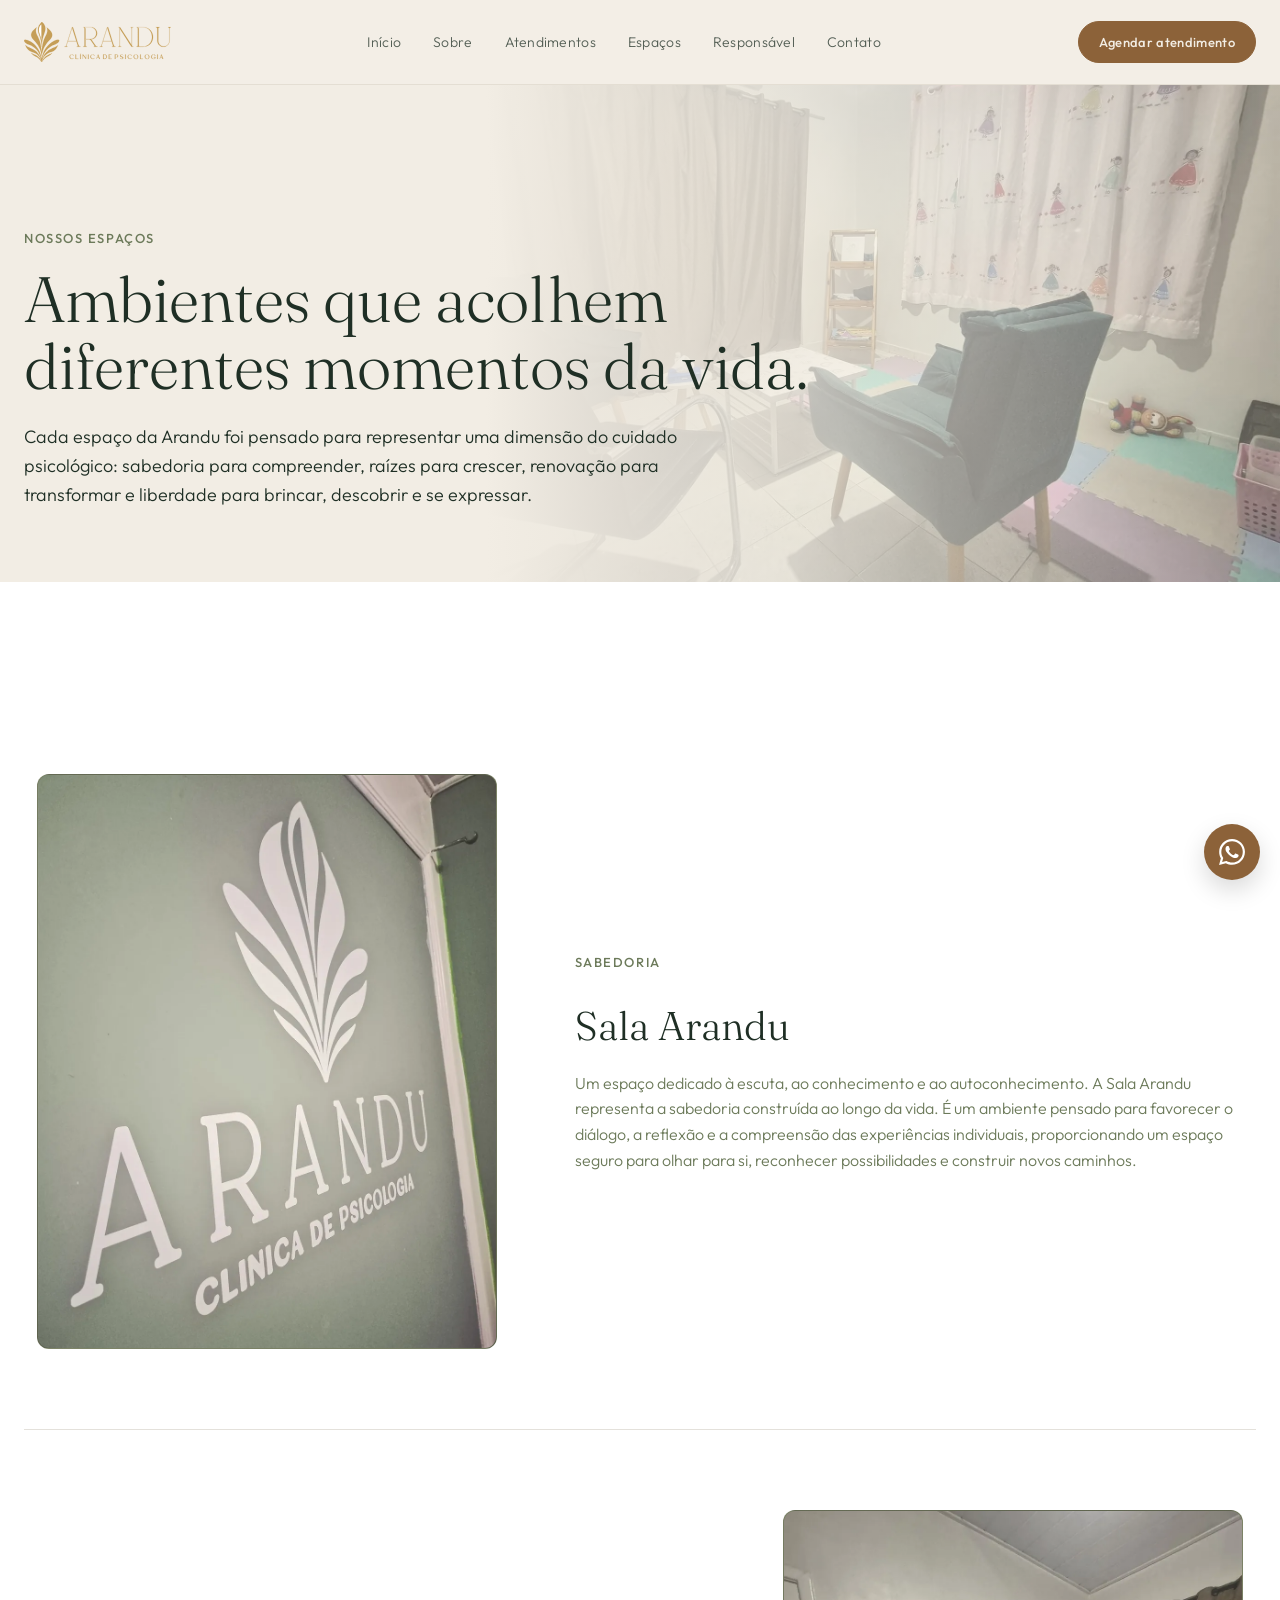
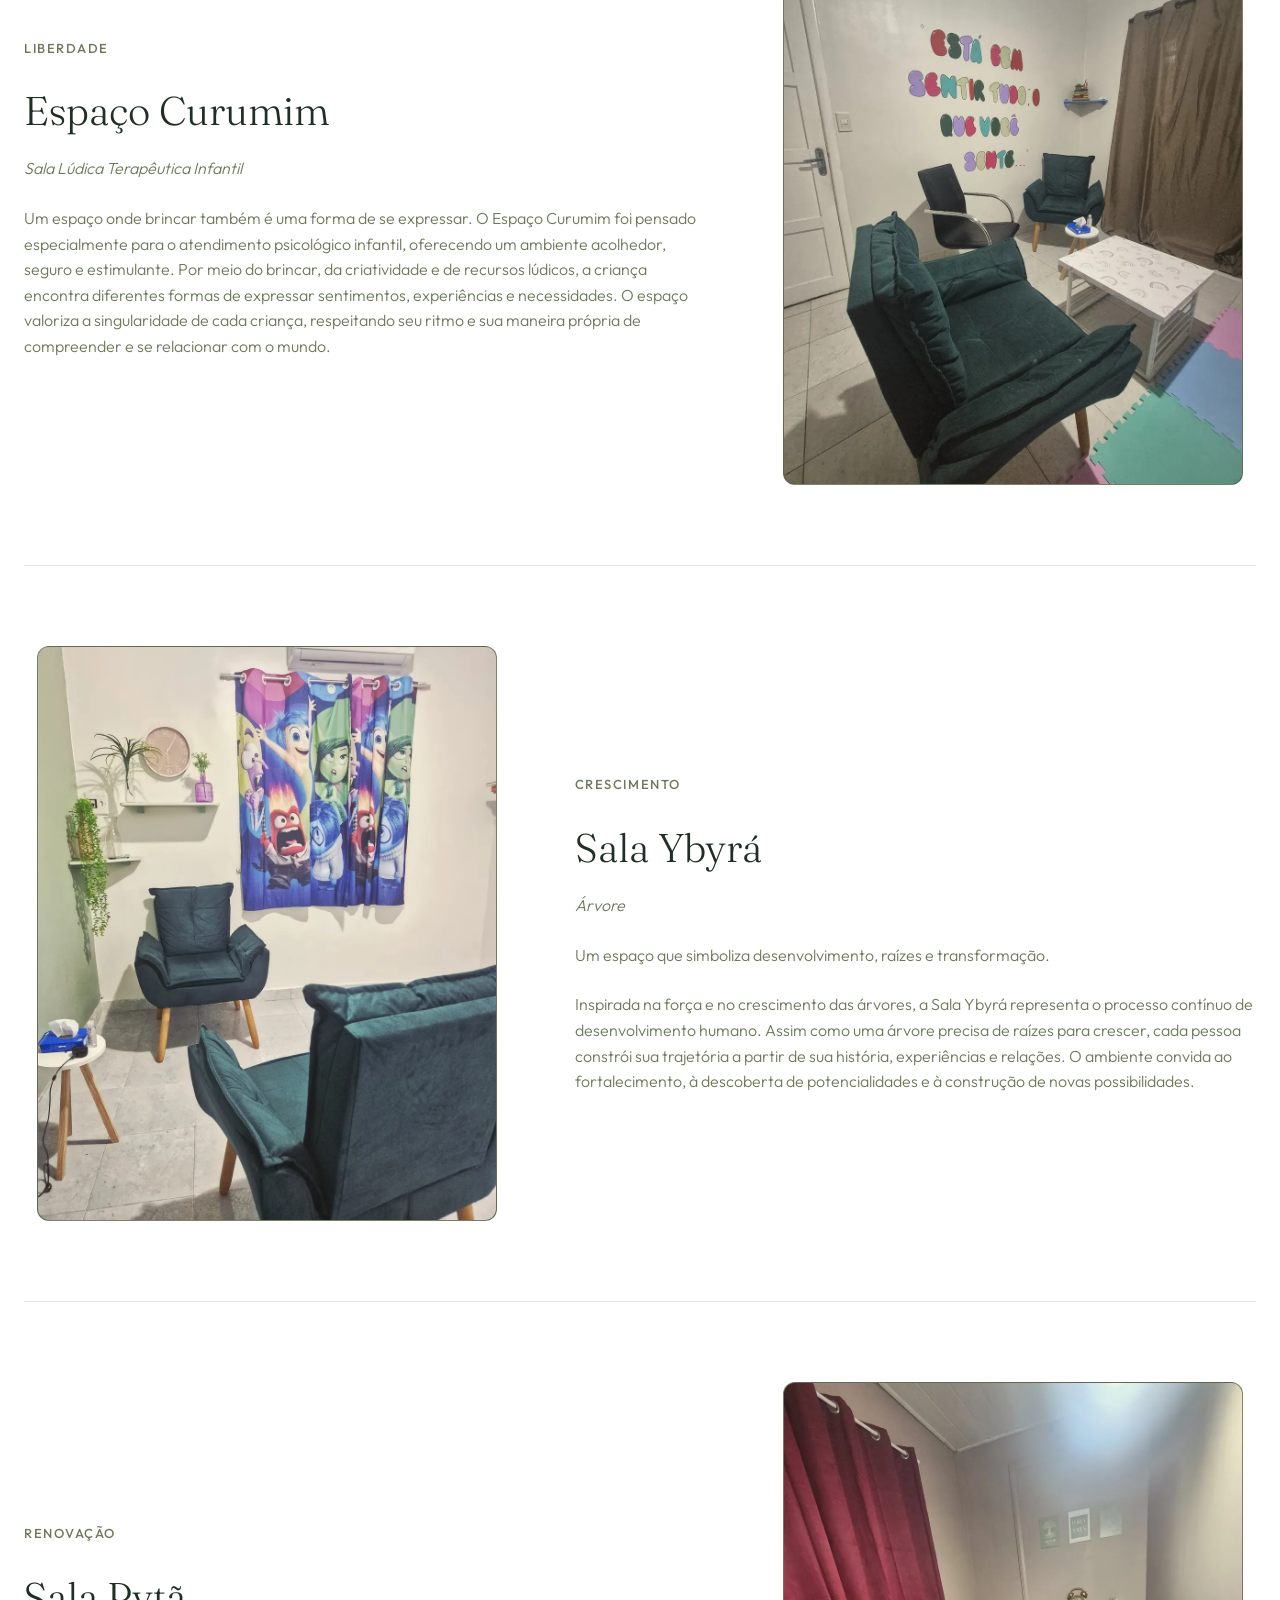
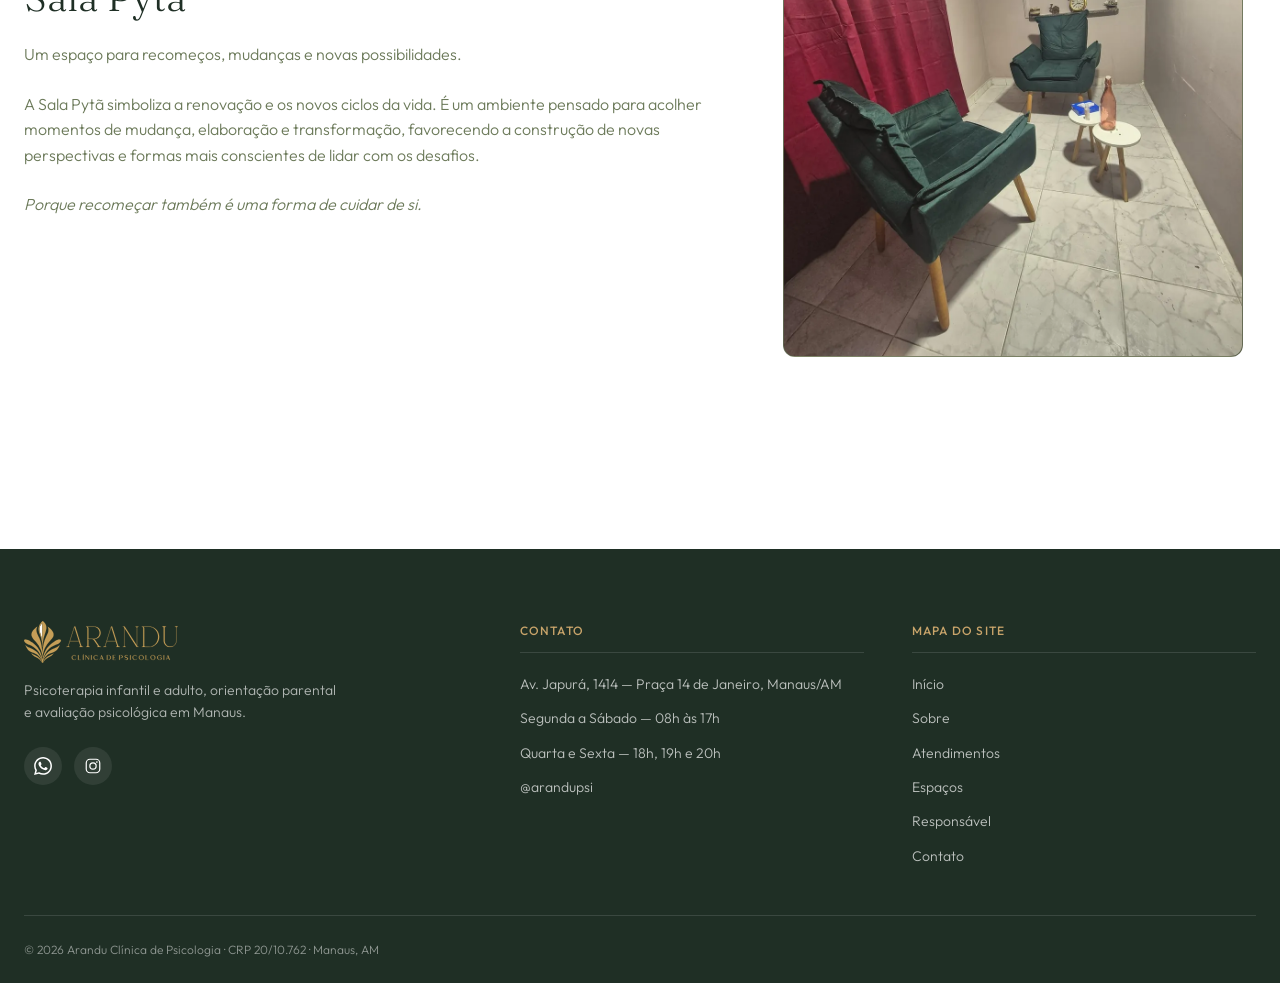
<file: espacos.html>
<!DOCTYPE html>
<html lang="pt-BR">
<head>
  <meta charset="UTF-8" />
  <meta name="viewport" content="width=device-width, initial-scale=1.0" />
  <meta name="description" content="Conheça os espaços da Arandu Clínica de Psicologia em Manaus: ambientes pensados para acolher crianças, adolescentes e adultos em diferentes momentos do cuidado psicológico." />
  <title>Nossos Espaços — Arandu Clínica de Psicologia</title>
  <link rel="preconnect" href="https://fonts.googleapis.com">
  <link rel="preconnect" href="https://fonts.gstatic.com" crossorigin>
  <link href="https://fonts.googleapis.com/css2?family=Fraunces:ital,wght@0,300;0,400;0,500;0,600;1,300;1,400&family=Outfit:wght@300;400;500;600;700&display=swap" rel="stylesheet">
  <link rel="stylesheet" href="style.css" />
</head>
<body>
  <header class="topbar">
    <div class="container nav-wrap">
      <a class="brand" href="index.html#inicio">
        <img class="brand-logo" src="assets/logo.svg" alt="Arandu Clínica de Psicologia" />
      </a>

      <button class="menu-toggle" aria-label="Abrir menu">☰</button>

      <nav class="nav">
        <a href="index.html#inicio">Início</a>
        <a href="index.html#sobre">Sobre</a>
        <a href="index.html#servicos">Atendimentos</a>
        <a href="espacos.html">Espaços</a>
        <a href="index.html#equipe">Responsável</a>
        <a href="index.html#contato">Contato</a>
      </nav>

      <a class="btn btn-small desktop-cta" href="index.html#contato">Agendar atendimento</a>
    </div>
  </header>

  <main>
    <section class="hero page-hero">
      <div class="container">
        <span class="eyebrow">Nossos espaços</span>
        <h1 class="hero-title">Ambientes que acolhem diferentes momentos da vida.</h1>
        <p class="hero-lead">
          Cada espaço da Arandu foi pensado para representar uma dimensão do cuidado
          psicológico: sabedoria para compreender, raízes para crescer, renovação para
          transformar e liberdade para brincar, descobrir e se expressar.
        </p>
      </div>
    </section>

    <section class="section">
      <div class="container">
        <div class="space-block" id="arandu">
          <figure class="space-visual">
            <img src="assets/espacos/arandu.webp" alt="Parede verde com o símbolo e o nome da Arandu Clínica de Psicologia" width="1000" height="1250" loading="lazy" decoding="async" />
          </figure>
          <div class="space-content">
            <span class="eyebrow">Sabedoria</span>
            <h2>Sala Arandu</h2>
            <p>
              Um espaço dedicado à escuta, ao conhecimento e ao autoconhecimento.
              A Sala Arandu representa a sabedoria construída ao longo da vida. É
              um ambiente pensado para favorecer o diálogo, a reflexão e a
              compreensão das experiências individuais, proporcionando um espaço
              seguro para olhar para si, reconhecer possibilidades e construir
              novos caminhos.
            </p>
          </div>
        </div>

        <div class="space-block reverse" id="curumim">
          <figure class="space-visual">
            <img src="assets/espacos/curumim.webp" alt="Espaço Curumim: sala lúdica infantil com tapete de EVA colorido, poltronas e a frase “Está tudo bem sentir tudo o que você sente” na parede" width="1000" height="1250" loading="lazy" decoding="async" />
          </figure>
          <div class="space-content">
            <span class="eyebrow">Liberdade</span>
            <h2>Espaço Curumim</h2>
            <p class="space-tag">Sala Lúdica Terapêutica Infantil</p>
            <p>
              Um espaço onde brincar também é uma forma de se expressar. O Espaço
              Curumim foi pensado especialmente para o atendimento psicológico
              infantil, oferecendo um ambiente acolhedor, seguro e estimulante.
              Por meio do brincar, da criatividade e de recursos lúdicos, a
              criança encontra diferentes formas de expressar sentimentos,
              experiências e necessidades. O espaço valoriza a singularidade de
              cada criança, respeitando seu ritmo e sua maneira própria de
              compreender e se relacionar com o mundo.
            </p>
          </div>
        </div>

        <div class="space-block" id="ybyra">
          <figure class="space-visual">
            <img src="assets/espacos/ybyra.webp" alt="Sala Ybyrá: parede verde, poltronas em veludo verde e plantas" width="1000" height="1250" loading="lazy" decoding="async" />
          </figure>
          <div class="space-content">
            <span class="eyebrow">Crescimento</span>
            <h2>Sala Ybyrá</h2>
            <p class="space-tag">Árvore</p>
            <p>
              Um espaço que simboliza desenvolvimento, raízes e transformação.
            </p>
            <p>
              Inspirada na força e no crescimento das árvores, a Sala Ybyrá
              representa o processo contínuo de desenvolvimento humano.
              Assim como uma árvore precisa de raízes para crescer, cada
              pessoa constrói sua trajetória a partir de sua história,
              experiências e relações. O ambiente convida ao
              fortalecimento, à descoberta de potencialidades e à
              construção de novas possibilidades.
            </p>
          </div>
        </div>

        <div class="space-block reverse" id="pyta">
          <figure class="space-visual">
            <img src="assets/espacos/pyta.webp" alt="Sala Pytã: cortina vermelha, poltronas em veludo verde e mesa de apoio" width="1000" height="1250" loading="lazy" decoding="async" />
          </figure>
          <div class="space-content">
            <span class="eyebrow">Renovação</span>
            <h2>Sala Pytã</h2>
            <p>
              Um espaço para recomeços, mudanças e novas possibilidades.
            </p>
            <p>
              A Sala Pytã simboliza a renovação e os novos ciclos da vida.
              É um ambiente pensado para acolher momentos de mudança,
              elaboração e transformação, favorecendo a construção de
              novas perspectivas e formas mais conscientes de lidar com
              os desafios.
            </p>
            <p class="space-tag">Porque recomeçar também é uma forma de cuidar de si.</p>
          </div>
        </div>
      </div>
    </section>
  </main>

  <a class="floating-whatsapp" href="https://wa.me/5592999999999" target="_blank" rel="noopener" aria-label="Falar pelo WhatsApp">
    <img src="assets/icon-whatsapp.svg" alt="" />
  </a>

  <footer>
    <div class="container footer-grid">
      <div class="footer-brand">
        <img class="footer-logo" src="assets/logo.svg" alt="Arandu Clínica de Psicologia" />
        <p class="footer-tagline">
          Psicoterapia infantil e adulto, orientação parental e avaliação
          psicológica em Manaus.
        </p>
        <div class="footer-social">
          <a href="https://wa.me/5592999999999" target="_blank" rel="noopener" aria-label="WhatsApp">
            <img src="assets/icon-whatsapp.svg" alt="" />
          </a>
          <a href="https://instagram.com/arandupsi" target="_blank" rel="noopener" aria-label="Instagram">
            <svg viewBox="0 0 24 24" fill="none" xmlns="http://www.w3.org/2000/svg">
              <rect x="3" y="3" width="18" height="18" rx="5" stroke="currentColor" stroke-width="1.6"/>
              <circle cx="12" cy="12" r="4.2" stroke="currentColor" stroke-width="1.6"/>
              <circle cx="17.2" cy="6.8" r="1.1" fill="currentColor"/>
            </svg>
          </a>
        </div>
      </div>

      <div class="footer-col">
        <h4>Contato</h4>
        <ul>
          <li>Av. Japurá, 1414 — Praça 14 de Janeiro, Manaus/AM</li>
          <li>Segunda a Sábado — 08h às 17h</li>
          <li>Quarta e Sexta — 18h, 19h e 20h</li>
          <li>@arandupsi</li>
        </ul>
      </div>

      <div class="footer-col">
        <h4>Mapa do site</h4>
        <ul>
          <li><a href="index.html#inicio">Início</a></li>
          <li><a href="index.html#sobre">Sobre</a></li>
          <li><a href="index.html#servicos">Atendimentos</a></li>
          <li><a href="espacos.html">Espaços</a></li>
          <li><a href="index.html#equipe">Responsável</a></li>
          <li><a href="index.html#contato">Contato</a></li>
        </ul>
      </div>
    </div>

    <div class="container footer-bottom">
      <p>© <span id="year"></span> Arandu Clínica de Psicologia · CRP 20/10.762 · Manaus, AM</p>
    </div>
  </footer>

  <script src="script.js"></script>
</body>
</html>
</file>
<file: style.css>
* {
  box-sizing: border-box;
  margin: 0;
  padding: 0;
}

:root {
  --cream: #f2ede4;
  --white: #ffffff;
  --ink: #1f2f25;
  --olive: #6c7a5a;
  --gold: #c8a46a;
  --brown: #8c6239;
  --muted: #a79b87;
  --border: rgba(167, 155, 135, .3);
  --border-soft: rgba(167, 155, 135, .2);
  --border-mid: rgba(167, 155, 135, .4);
  --font-serif: "Fraunces", serif;
  --font-sans: "Outfit", sans-serif;
}

html {
  scroll-behavior: smooth;
}

body {
  font-family: var(--font-sans);
  font-weight: 300;
  background: var(--white);
  color: var(--ink);
  line-height: 1.6;
}

a {
  color: inherit;
  text-decoration: none;
}

img {
  display: block;
  max-width: 100%;
}

.container {
  width: min(1320px, calc(100% - 48px));
  margin: 0 auto;
}

.topbar {
  position: sticky;
  top: 0;
  z-index: 50;
  background: rgba(242, 237, 228, .92);
  backdrop-filter: blur(14px);
  border-bottom: 1px solid var(--border-soft);
}

.nav-wrap {
  min-height: 84px;
  display: flex;
  align-items: center;
  justify-content: space-between;
  gap: 24px;
}

.brand-logo {
  height: 40px;
  width: auto;
}

.footer-logo {
  height: 46px;
  width: auto;
}

.nav {
  display: flex;
  gap: 32px;
  font-size: 14px;
  letter-spacing: .02em;
}

.nav a {
  color: var(--ink);
  opacity: .75;
  transition: .2s ease;
}

.nav a:hover {
  opacity: 1;
  color: var(--brown);
}

.menu-toggle {
  display: none;
  border: 0;
  background: transparent;
  font-size: 26px;
  cursor: pointer;
  color: var(--ink);
}

.btn {
  display: inline-flex;
  align-items: center;
  justify-content: center;
  gap: 10px;
  padding: 16px 28px;
  border-radius: 100px;
  background: var(--brown);
  color: var(--cream);
  font-family: var(--font-sans);
  font-weight: 500;
  font-size: 14px;
  letter-spacing: .025em;
  border: 1px solid var(--brown);
  transition: .2s ease;
}

.btn:hover {
  transform: translateY(-1px);
  background: #74502e;
}

.btn-small {
  padding: 10px 20px;
  font-size: 13px;
}

.btn-ghost {
  background: transparent;
  color: var(--ink);
  border-color: var(--border-mid);
}

.btn-ghost:hover {
  background: rgba(31, 47, 37, .04);
}

.btn-icon-img {
  width: 18px;
  height: 18px;
  filter: brightness(0) invert(1);
}

.hero {
  position: relative;
  isolation: isolate;
  padding: 160px 0 120px;
  background: var(--cream);
}

.hero::before,
.hero::after {
  content: "";
  position: absolute;
  inset: 0;
  z-index: -1;
}


.page-hero::before {
  left: 30%;
  background: url("assets/espacos/hero-espacos.webp") center 55% / cover no-repeat;
}

.hero::after {
  background: linear-gradient(90deg, var(--cream) 0%, var(--cream) 38%, rgba(242, 237, 228, .82) 58%, rgba(242, 237, 228, .25) 100%);
}

/* Header transparente na home; ganha fundo ao rolar */
.home .topbar {
  position: fixed;
  left: 0;
  right: 0;
  background: transparent;
  backdrop-filter: none;
  border-bottom-color: transparent;
  transition: background-color .3s ease, border-color .3s ease, backdrop-filter .3s ease;
}

.home .topbar.is-scrolled,
.home .topbar:has(.nav.open) {
  background: rgba(242, 237, 228, .92);
  backdrop-filter: blur(14px);
  border-bottom-color: var(--border-soft);
}

.home .hero {
  display: flex;
  align-items: flex-end;
  min-height: max(640px, 100svh);
  margin: 0;
  padding: 160px 0 88px;
  border-radius: 0;
  overflow: hidden;
  background: #2b3123;
}

#inicio::before {
  background: url("assets/espacos/hero-home.webp") 65% center / cover no-repeat;
  transform-origin: 65% 40%;
  animation: hero-bg-zoom 22s ease-in-out infinite alternate;
}

#inicio::after {
  background:
    linear-gradient(180deg, rgba(22, 27, 18, .55) 0%, rgba(22, 27, 18, 0) 22%),
    linear-gradient(20deg, rgba(22, 27, 18, .82) 0%, rgba(22, 27, 18, .55) 38%, rgba(22, 27, 18, .08) 70%);
}

.home .hero-copy {
  max-width: 1320px;
}

.home .hero .eyebrow {
  color: rgba(255, 255, 255, .8);
}

.home .hero-title {
  max-width: 760px;
  font-size: clamp(40px, 5.6vw, 80px);
  line-height: 1.02;
  color: #fff;
}

.home .hero-title .accent {
  color: #d9dfc9;
}

.home .hero-lead {
  max-width: 520px;
  color: rgba(255, 255, 255, .85);
}

.home .hero .btn {
  background: #fff;
  border-color: #fff;
  color: var(--ink);
}

.home .hero .btn:hover {
  background: var(--cream);
}

.home .hero .btn-ghost {
  background: rgba(255, 255, 255, .12);
  border-color: rgba(255, 255, 255, .45);
  color: #fff;
  backdrop-filter: blur(8px);
}

.home .hero .btn-ghost:hover {
  background: rgba(255, 255, 255, .22);
}

.btn-arrow {
  width: 14px;
  height: 14px;
}

.hero-copy > * {
  animation: hero-fade-up .9s cubic-bezier(.2, .7, .2, 1) both;
}

.hero-copy > :nth-child(2) { animation-delay: .1s; }
.hero-copy > :nth-child(3) { animation-delay: .2s; }
.hero-copy > :nth-child(4) { animation-delay: .3s; }

@keyframes hero-bg-zoom {
  from { transform: scale(1.02); }
  to { transform: scale(1.1); }
}

@keyframes hero-fade-up {
  from { opacity: 0; transform: translateY(18px); }
  to { opacity: 1; transform: none; }
}

/* header claro sobre a foto, antes de rolar */
.home .topbar:not(.is-scrolled):not(:has(.nav.open)) .brand-logo {
  filter: brightness(0) invert(1);
}

.home .topbar:not(.is-scrolled):not(:has(.nav.open)) .nav a,
.home .topbar:not(.is-scrolled):not(:has(.nav.open)) .menu-toggle {
  color: #fff;
}

.home .topbar:not(.is-scrolled):not(:has(.nav.open)) .desktop-cta {
  background: rgba(255, 255, 255, .14);
  border-color: rgba(255, 255, 255, .5);
  color: #fff;
  backdrop-filter: blur(8px);
}

.home .topbar {
  transition: background-color .3s ease, border-color .3s ease;
}

@media (prefers-reduced-motion: reduce) {
  #inicio::before,
  .hero-copy > * {
    animation: none;
  }
}

.eyebrow {
  display: inline-block;
  margin-bottom: 16px;
  color: var(--olive);
  text-transform: uppercase;
  letter-spacing: .12em;
  font-size: 13px;
  font-weight: 500;
  font-family: var(--font-sans);
}

.eyebrow.on-dark {
  color: var(--cream);
}

h1, h2, h3, blockquote {
  font-family: var(--font-serif);
  font-weight: 300;
  line-height: 1.05;
  color: var(--ink);
}

.hero-title {
  font-size: clamp(42px, 6.5vw, 88px);
  max-width: 820px;
}

.hero-title .accent {
  display: block;
  color: var(--olive);
  font-weight: 600;
}

.hero-lead {
  margin-top: 24px;
  font-size: 18px;
  font-weight: 300;
  color: var(--olive);
  max-width: 560px;
}

.hero-actions {
  display: flex;
  gap: 16px;
  margin-top: 40px;
  flex-wrap: wrap;
}

.name-band {
  background: var(--olive);
  padding: 48px 0;
}

.name-band-grid {
  display: flex;
  align-items: center;
  justify-content: space-between;
  gap: 48px;
  flex-wrap: wrap;
}

.name-band-title {
  color: var(--cream);
  font-size: clamp(28px, 3.2vw, 40px);
  margin-top: 8px;
}

.name-band-text {
  color: var(--white);
  font-size: 16px;
  font-weight: 300;
  max-width: 400px;
  line-height: 1.45;
}

.section {
  padding: 112px 0;
}

.soft {
  background: var(--cream);
}

h2 {
  font-size: clamp(32px, 4vw, 52px);
}

.divider {
  display: block;
  width: 40px;
  height: 1px;
  background: var(--gold);
  margin-top: 32px;
}

.divider.small {
  width: 20px;
  margin-top: 24px;
}

.divider.center {
  margin: 0 auto 40px;
}

.divider.on-dark {
  background: var(--white);
}

.split,
.about-grid {
  display: grid;
  grid-template-columns: 1fr 1fr;
  gap: 64px;
  align-items: start;
}

.about-visual {
  position: relative;
  margin: 0;
  min-height: 340px;
  border-radius: 12px;
  overflow: hidden;
  border: 1px solid var(--border);
  background: linear-gradient(160deg, #ece2cf, #cbb693);
}

.about-grid {
  align-items: stretch;
}

.about-visual {
  height: 100%;
  min-height: 520px;
}

.about-visual img {
  position: absolute;
  inset: 0;
  width: 100%;
  height: 100%;
  object-fit: cover;
}

.about-visual .leaf {
  position: absolute;
  border-radius: 100% 0 100% 0;
  background: rgba(255, 255, 255, .25);
  transform: rotate(24deg);
}

.about-visual .leaf-1 { width: 200px; height: 100px; top: 30px; right: -50px; }
.about-visual .leaf-2 { width: 240px; height: 120px; bottom: 20px; left: -70px; }

.about-title {
  margin-top: 24px;
  font-size: clamp(32px, 4vw, 56px);
}

.about-lead {
  margin-top: 48px;
  font-size: 18px;
  font-weight: 300;
  color: var(--ink);
}

.about-text {
  margin-top: 24px;
  font-size: 16px;
  font-weight: 300;
  color: var(--olive);
}

.about-stats {
  margin-top: 48px;
  display: grid;
  grid-template-columns: repeat(3, 1fr);
  gap: 24px;
  border-top: 1px solid var(--border);
}

.about-stats > div {
  padding-top: 24px;
}

.about-stats h3 {
  font-size: 20px;
  font-weight: 400;
}

.about-stats span {
  display: block;
  margin-top: 4px;
  color: var(--muted);
  font-size: 14px;
}

.section-heading {
  max-width: 620px;
  margin-bottom: 64px;
}

.section-heading .eyebrow {
  display: block;
}

.section-heading h2 {
  margin-top: 16px;
  color: var(--olive);
}

.section-heading p {
  margin-top: 16px;
  color: var(--olive);
  font-size: 16px;
  font-weight: 300;
}

.section-heading.center {
  max-width: 680px;
  margin-left: auto;
  margin-right: auto;
  text-align: center;
}

.cards {
  display: grid;
  grid-template-columns: repeat(3, 1fr);
  gap: 24px;
}

.card {
  padding: 32px;
  border-radius: 12px;
  background: rgba(255, 255, 255, .6);
}

.card-num {
  font-family: var(--font-sans);
  font-size: 16px;
  color: var(--brown);
  letter-spacing: .075em;
}

.card h3 {
  font-size: 20px;
  font-weight: 300;
  margin-top: 16px;
}

.card p {
  margin-top: 12px;
  color: var(--olive);
  font-size: 16px;
  font-weight: 300;
}

.accent-card {
  background: var(--olive);
  color: white;
}

.accent-card .card-num,
.accent-card h3,
.accent-card p {
  color: white;
}

.spaces-preview {
  display: grid;
  grid-template-columns: repeat(4, 1fr);
  gap: 20px;
}

.space-card {
  position: relative;
  display: flex;
  align-items: flex-end;
  min-height: 220px;
  border-radius: 12px;
  overflow: hidden;
  padding: 20px;
  background: linear-gradient(160deg, var(--olive), #3f4a35);
  transition: .2s ease;
}

.space-card {
  isolation: isolate;
  aspect-ratio: 4 / 5;
}

.space-card-img {
  position: absolute;
  inset: 0;
  z-index: -2;
  width: 100%;
  height: 100%;
  object-fit: cover;
  transition: transform .4s ease;
}

.space-card::after {
  content: "";
  position: absolute;
  inset: 0;
  z-index: -1;
  background: linear-gradient(180deg, rgba(30, 36, 24, 0) 45%, rgba(30, 36, 24, .78) 100%);
}

.space-card:hover .space-card-img {
  transform: scale(1.04);
}

.space-card:hover {
  transform: translateY(-2px);
}

.space-card.pending {
  background: linear-gradient(160deg, #d9cdb6, #b9a887);
}

.space-card-label strong {
  display: block;
  font-family: var(--font-serif);
  font-weight: 400;
  font-size: 20px;
  color: white;
}

.space-card-label span {
  display: block;
  margin-top: 4px;
  color: rgba(255, 255, 255, .85);
  font-size: 12px;
  text-transform: uppercase;
  letter-spacing: .08em;
}

.space-card-tag {
  position: absolute;
  top: 12px;
  right: 12px;
  background: rgba(242, 237, 228, .92);
  color: var(--brown);
  font-family: var(--font-sans);
  font-size: 10px;
  font-weight: 500;
  letter-spacing: .08em;
  text-transform: uppercase;
  padding: 4px 8px;
  border-radius: 2px;
}

.spaces-cta-wrap {
  margin-top: 40px;
  text-align: center;
}

.page-hero {
  padding: 140px 0 72px;
  background: var(--cream);
}

.page-hero .hero-title {
  font-size: clamp(36px, 5.5vw, 64px);
}

.page-hero .hero-lead {
  color: var(--ink);
  max-width: 680px;
}

.space-block {
  display: grid;
  grid-template-columns: minmax(0, 5fr) minmax(0, 7fr);
  gap: 64px;
  align-items: center;
  padding: 80px 0;
  border-bottom: 1px solid var(--border);
}

.space-block:last-child {
  border-bottom: none;
}

.space-block.reverse {
  grid-template-columns: minmax(0, 7fr) minmax(0, 5fr);
}

.space-block.reverse .space-visual {
  order: 2;
}

.space-visual {
  margin: 0;
  width: 100%;
  max-width: 460px;
  aspect-ratio: 4 / 5;
  justify-self: center;
  overflow: hidden;
  border-radius: 12px;
  border: 1px solid var(--border);
  background: linear-gradient(160deg, var(--olive), #3f4a35);
}

.space-visual img {
  display: block;
  width: 100%;
  height: 100%;
  object-fit: cover;
}

.space-visual.pending {
  background: linear-gradient(160deg, #d9cdb6, #b9a887);
}

.space-content h2 {
  margin-top: 16px;
  font-size: clamp(28px, 3.4vw, 40px);
}

.space-content p {
  margin-top: 24px;
  color: var(--olive);
  font-size: 16px;
  font-weight: 300;
}

.space-tag {
  display: inline-block;
  margin-top: 16px;
  color: var(--muted);
  font-size: 12px;
  font-style: italic;
}

.quote-section {
  background: var(--white);
}

.quote-box {
  max-width: 720px;
  text-align: center;
}

blockquote {
  font-style: italic;
  font-weight: 300;
  font-size: clamp(24px, 3.2vw, 30px);
  line-height: 1.35;
}

.quote-attribution {
  display: block;
  margin-top: 32px;
  color: var(--gold);
  text-transform: uppercase;
  letter-spacing: .12em;
  font-size: 12px;
  font-family: var(--font-sans);
}

.team-title {
  margin-top: 20px;
  font-size: clamp(32px, 3.6vw, 48px);
}

.team-title .sans {
  font-family: var(--font-sans);
  font-weight: 300;
}

.team-grid {
  margin-top: 64px;
  display: grid;
  grid-template-columns: repeat(3, 1fr);
  gap: 32px;
}

.team-card {
  background: var(--white);
  border: 1px solid var(--border-soft);
  border-radius: 12px;
  overflow: hidden;
  cursor: pointer;
  transition: .2s ease;
}

.team-card:hover,
.team-card:focus-visible {
  transform: translateY(-2px);
  box-shadow: 0 16px 32px rgba(31, 47, 37, .12);
  outline: none;
}

.team-photo {
  position: relative;
  height: 360px;
  background: #d8cbb6;
  border-bottom: 2px solid var(--gold);
  overflow: hidden;
}

.team-photo img {
  width: 100%;
  height: 100%;
  object-fit: cover;
  object-position: top center;
}

.team-badge {
  position: absolute;
  top: 12px;
  right: 12px;
  background: rgba(242, 237, 228, .92);
  color: var(--brown);
  font-family: var(--font-sans);
  font-size: 10px;
  font-weight: 500;
  letter-spacing: .08em;
  text-transform: uppercase;
  padding: 4px 8px;
  border-radius: 2px;
}

.team-body {
  padding: 28px;
}

.team-role {
  display: block;
  color: var(--muted);
  text-transform: uppercase;
  letter-spacing: .1em;
  font-size: 12px;
  font-family: var(--font-sans);
}

.team-body h3 {
  margin-top: 8px;
  font-size: 20px;
  font-weight: 300;
}

.team-excerpt {
  margin-top: 16px;
  color: var(--olive);
  font-size: 14px;
  font-weight: 300;
}

.team-more {
  display: inline-block;
  margin-top: 16px;
  color: var(--brown);
  font-size: 13px;
  font-weight: 500;
  font-family: var(--font-sans);
}

.team-more::after {
  content: " →";
}

.team-tags {
  margin-top: 24px;
  display: flex;
  flex-wrap: wrap;
  gap: 6px;
}

.team-tags span {
  border: 1px solid var(--border-mid);
  border-radius: 2px;
  padding: 4px 10px;
  font-size: 12px;
  color: var(--olive);
  font-family: var(--font-sans);
}

.modal-overlay {
  position: fixed;
  inset: 0;
  display: flex;
  align-items: center;
  justify-content: center;
  padding: 24px;
  background: rgba(31, 47, 37, .6);
  z-index: 200;
}

.modal-overlay[hidden] {
  display: none;
}

.modal-panel {
  position: relative;
  display: grid;
  grid-template-columns: 300px 1fr;
  align-items: start;
  width: 100%;
  max-width: 920px;
  max-height: 90vh;
  overflow-y: auto;
  background: var(--white);
  border-radius: 16px;
  box-shadow: 0 30px 60px rgba(0, 0, 0, .25);
}

.modal-close {
  position: absolute;
  top: 16px;
  right: 16px;
  z-index: 2;
  width: 32px;
  height: 32px;
  display: flex;
  align-items: center;
  justify-content: center;
  border: none;
  border-radius: 50%;
  background: rgba(255, 255, 255, .85);
  color: var(--ink);
  font-size: 14px;
  cursor: pointer;
}

.modal-photo {
  position: sticky;
  top: 24px;
  margin: 24px 0 24px 24px;
  aspect-ratio: 3 / 4;
  background: #d8cbb6;
  border-radius: 16px;
  overflow: hidden;
}

.modal-photo img {
  width: 100%;
  height: 100%;
  object-fit: contain;
  object-position: bottom;
}

.modal-content {
  padding: 44px 44px 44px 32px;
}

.modal-content .modal-role {
  display: block;
  color: var(--muted);
  text-transform: uppercase;
  letter-spacing: .1em;
  font-size: 12px;
  font-family: var(--font-sans);
}

.modal-content h3 {
  margin-top: 8px;
  font-size: 28px;
  font-weight: 300;
}

.modal-content .modal-crp {
  display: block;
  margin-top: 6px;
  color: var(--gold);
  font-size: 13px;
  font-family: var(--font-sans);
}

.modal-content p {
  margin-top: 20px;
  color: var(--olive);
  font-size: 16px;
  line-height: 1.65;
  font-weight: 300;
}

.modal-content .team-tags {
  margin-top: 24px;
}

.contact-simple {
  max-width: 560px;
  margin: 0 auto;
  text-align: center;
}

.contact-simple h2 {
  margin-top: 24px;
}

.contact-simple .btn {
  margin-top: 40px;
}

.floating-whatsapp {
  position: fixed;
  right: 20px;
  bottom: 20px;
  display: flex;
  align-items: center;
  justify-content: center;
  width: 56px;
  height: 56px;
  background: var(--brown);
  border-radius: 50%;
  box-shadow: 0 10px 25px rgba(0, 0, 0, .15);
  transition: .2s ease;
  z-index: 40;
}

.floating-whatsapp:hover {
  transform: translateY(-2px);
}

.floating-whatsapp img {
  width: 26px;
  height: 26px;
  filter: brightness(0) invert(1);
}

footer {
  background: var(--ink);
  padding: 72px 0 0;
}

.footer-grid {
  display: grid;
  grid-template-columns: 1.3fr 1fr 1fr;
  gap: 48px;
  padding-bottom: 48px;
  border-bottom: 1px solid rgba(255, 255, 255, .12);
}

.footer-brand .footer-logo {
  height: 42px;
  width: auto;
}

.footer-tagline {
  margin-top: 16px;
  max-width: 320px;
  color: rgba(255, 255, 255, .65);
  font-size: 14px;
  font-weight: 300;
}

.footer-social {
  display: flex;
  gap: 12px;
  margin-top: 24px;
}

.footer-social a {
  display: flex;
  align-items: center;
  justify-content: center;
  width: 38px;
  height: 38px;
  border-radius: 50%;
  background: rgba(255, 255, 255, .08);
  color: white;
  transition: .2s ease;
}

.footer-social a:hover {
  background: var(--brown);
}

.footer-social img,
.footer-social svg {
  width: 18px;
  height: 18px;
  filter: brightness(0) invert(1);
}

.footer-col h4 {
  padding-bottom: 12px;
  border-bottom: 1px solid rgba(255, 255, 255, .12);
  color: var(--gold);
  font-family: var(--font-sans);
  font-weight: 500;
  font-size: 12px;
  text-transform: uppercase;
  letter-spacing: .1em;
}

.footer-col ul {
  display: grid;
  gap: 12px;
  margin-top: 20px;
  list-style: none;
}

.footer-col li,
.footer-col a {
  color: rgba(255, 255, 255, .7);
  font-size: 14px;
  font-weight: 300;
}

.footer-col a:hover {
  color: white;
}

.footer-bottom {
  padding: 24px 0;
}

.footer-bottom p {
  color: rgba(255, 255, 255, .5);
  font-size: 12px;
}

@media (max-width: 980px) {
  .hero::after {
    background: linear-gradient(180deg, rgba(242, 237, 228, .8) 0%, rgba(242, 237, 228, .7) 100%);
  }

  .home .hero {
    min-height: max(560px, 100svh);
    padding: 140px 0 56px;
  }

  #inicio::after {
    background:
      linear-gradient(180deg, rgba(22, 27, 18, .5) 0%, rgba(22, 27, 18, 0) 25%),
      linear-gradient(0deg, rgba(22, 27, 18, .85) 0%, rgba(22, 27, 18, .55) 50%, rgba(22, 27, 18, .15) 100%);
  }

  .about-visual {
    height: auto;
    min-height: 0;
    aspect-ratio: 4 / 5;
    max-width: 520px;
  }

  .nav, .desktop-cta {
    display: none;
  }

  .menu-toggle {
    display: block;
  }

  .nav.open {
    position: absolute;
    top: 84px;
    left: 0;
    right: 0;
    display: grid;
    padding: 20px;
    gap: 4px;
    background: var(--cream);
    border-bottom: 1px solid var(--border);
  }

  .nav.open a {
    padding: 10px 0;
    opacity: 1;
  }

  .split,
  .about-grid {
    grid-template-columns: 1fr;
    gap: 40px;
  }

  .about-visual {
    min-height: 220px;
  }

  .name-band-grid {
    flex-direction: column;
    align-items: flex-start;
  }

  .cards,
  .team-grid,
  .spaces-preview {
    grid-template-columns: 1fr 1fr;
  }

  .space-block,
  .space-block.reverse {
    grid-template-columns: 1fr;
    gap: 32px;
    padding: 56px 0;
  }

  .space-block .space-visual {
    order: 0;
  }

  .space-visual {
    max-width: 520px;
  }

  .hero {
    padding: 128px 0 80px;
  }

  .page-hero {
    padding: 112px 0 56px;
  }

  .footer-grid {
    grid-template-columns: 1fr 1fr;
  }

  .footer-brand {
    grid-column: 1 / -1;
  }

  .modal-panel {
    grid-template-columns: 1fr;
  }

  .modal-photo {
    position: static;
    margin: 0;
    aspect-ratio: 4 / 3;
    border-radius: 16px 16px 0 0;
  }
}

@media (max-width: 620px) {
  .container {
    width: min(100% - 32px, 1320px);
  }

  .section {
    padding: 72px 0;
  }

  .about-stats {
    grid-template-columns: 1fr;
  }

  .cards,
  .team-grid,
  .spaces-preview {
    grid-template-columns: 1fr;
  }

  .footer-grid {
    grid-template-columns: 1fr;
    gap: 32px;
  }

  .footer-brand {
    grid-column: auto;
  }

  .footer-bottom {
    text-align: left;
  }

  .floating-whatsapp {
    right: 14px;
    bottom: 14px;
  }
}
</file>
